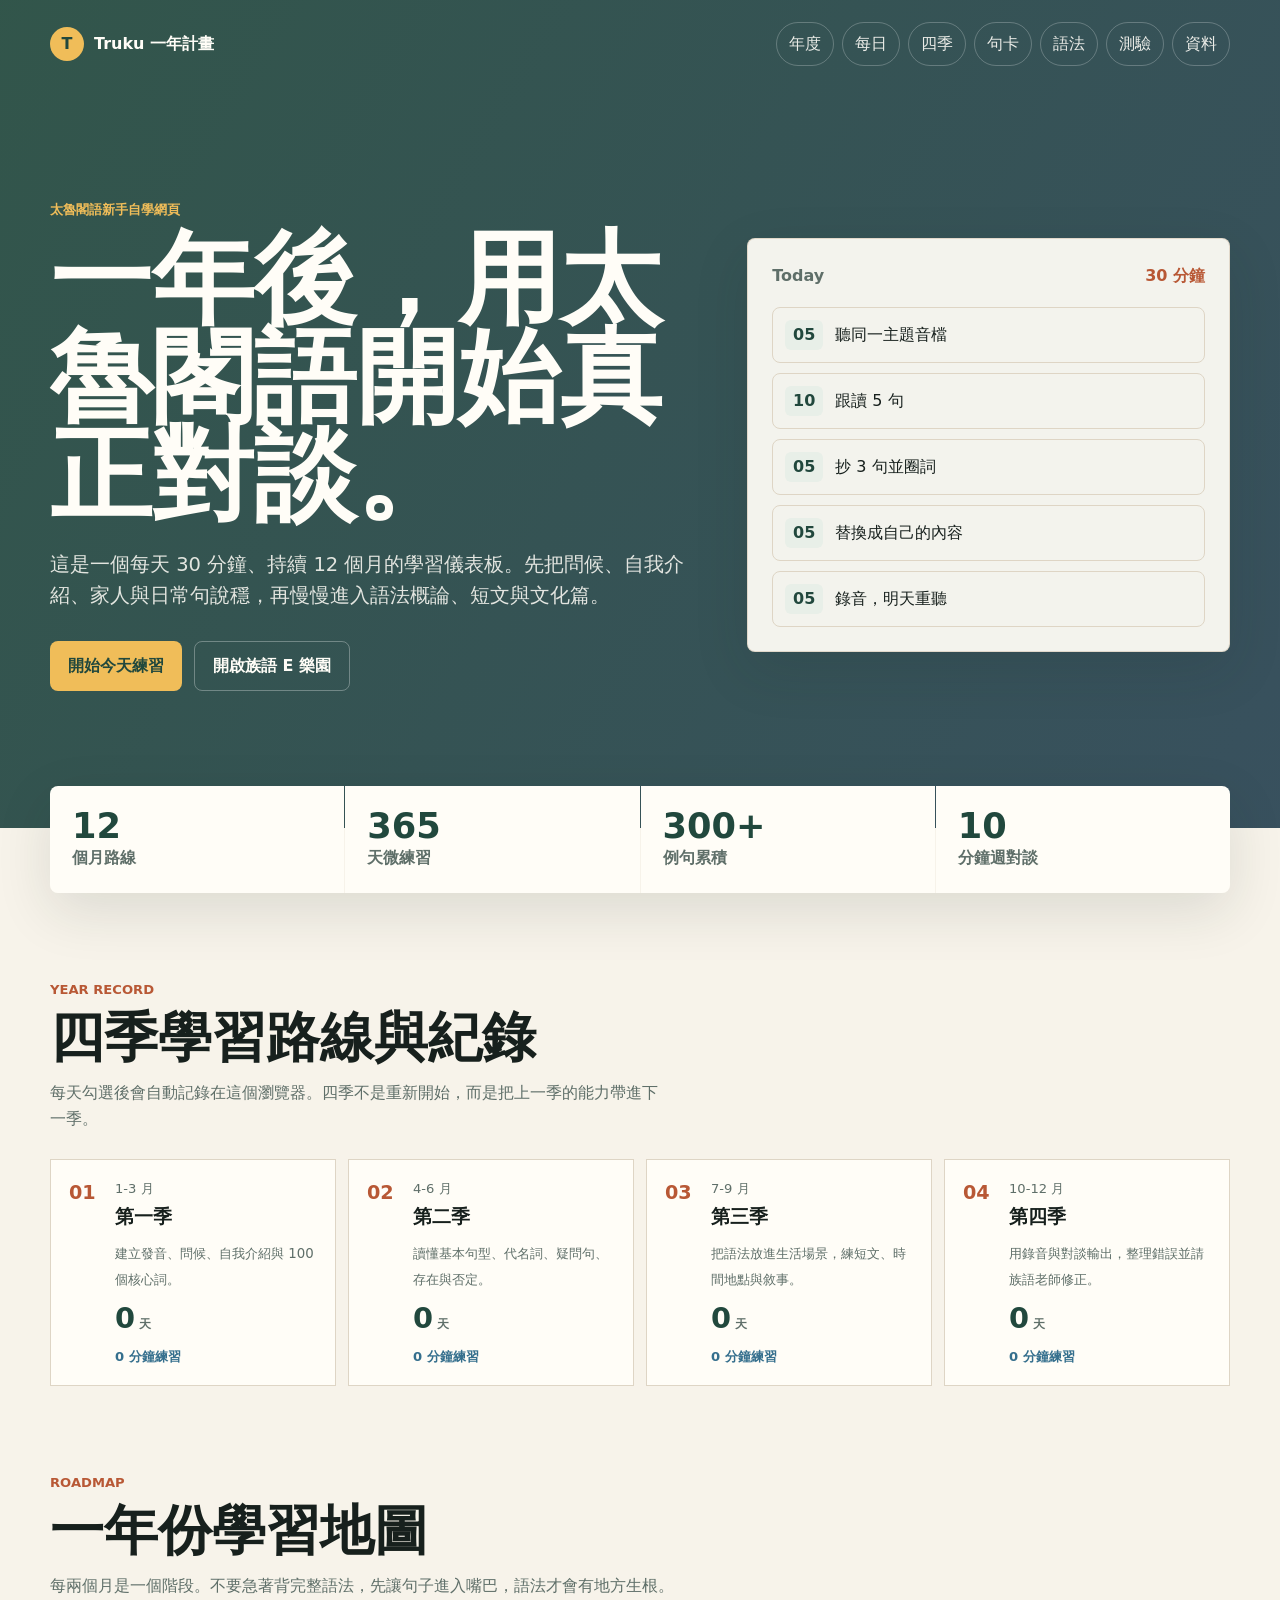
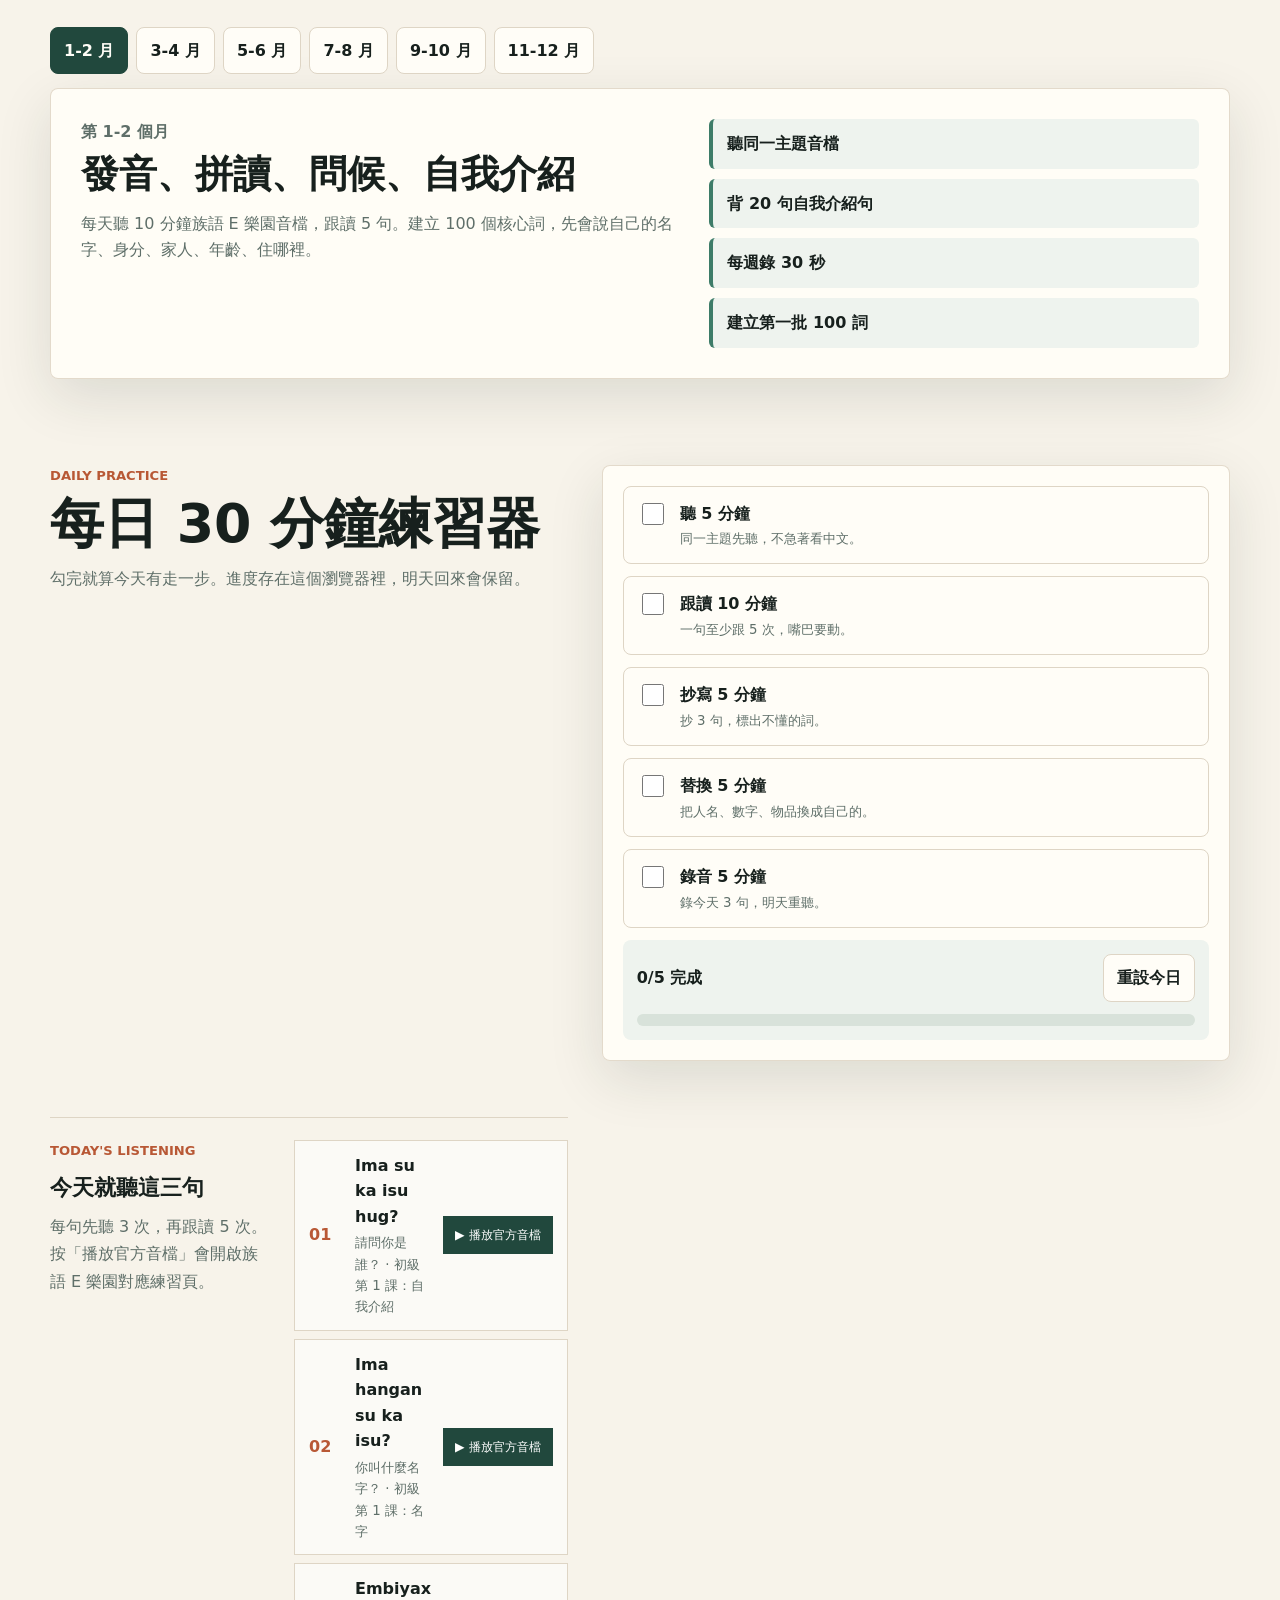
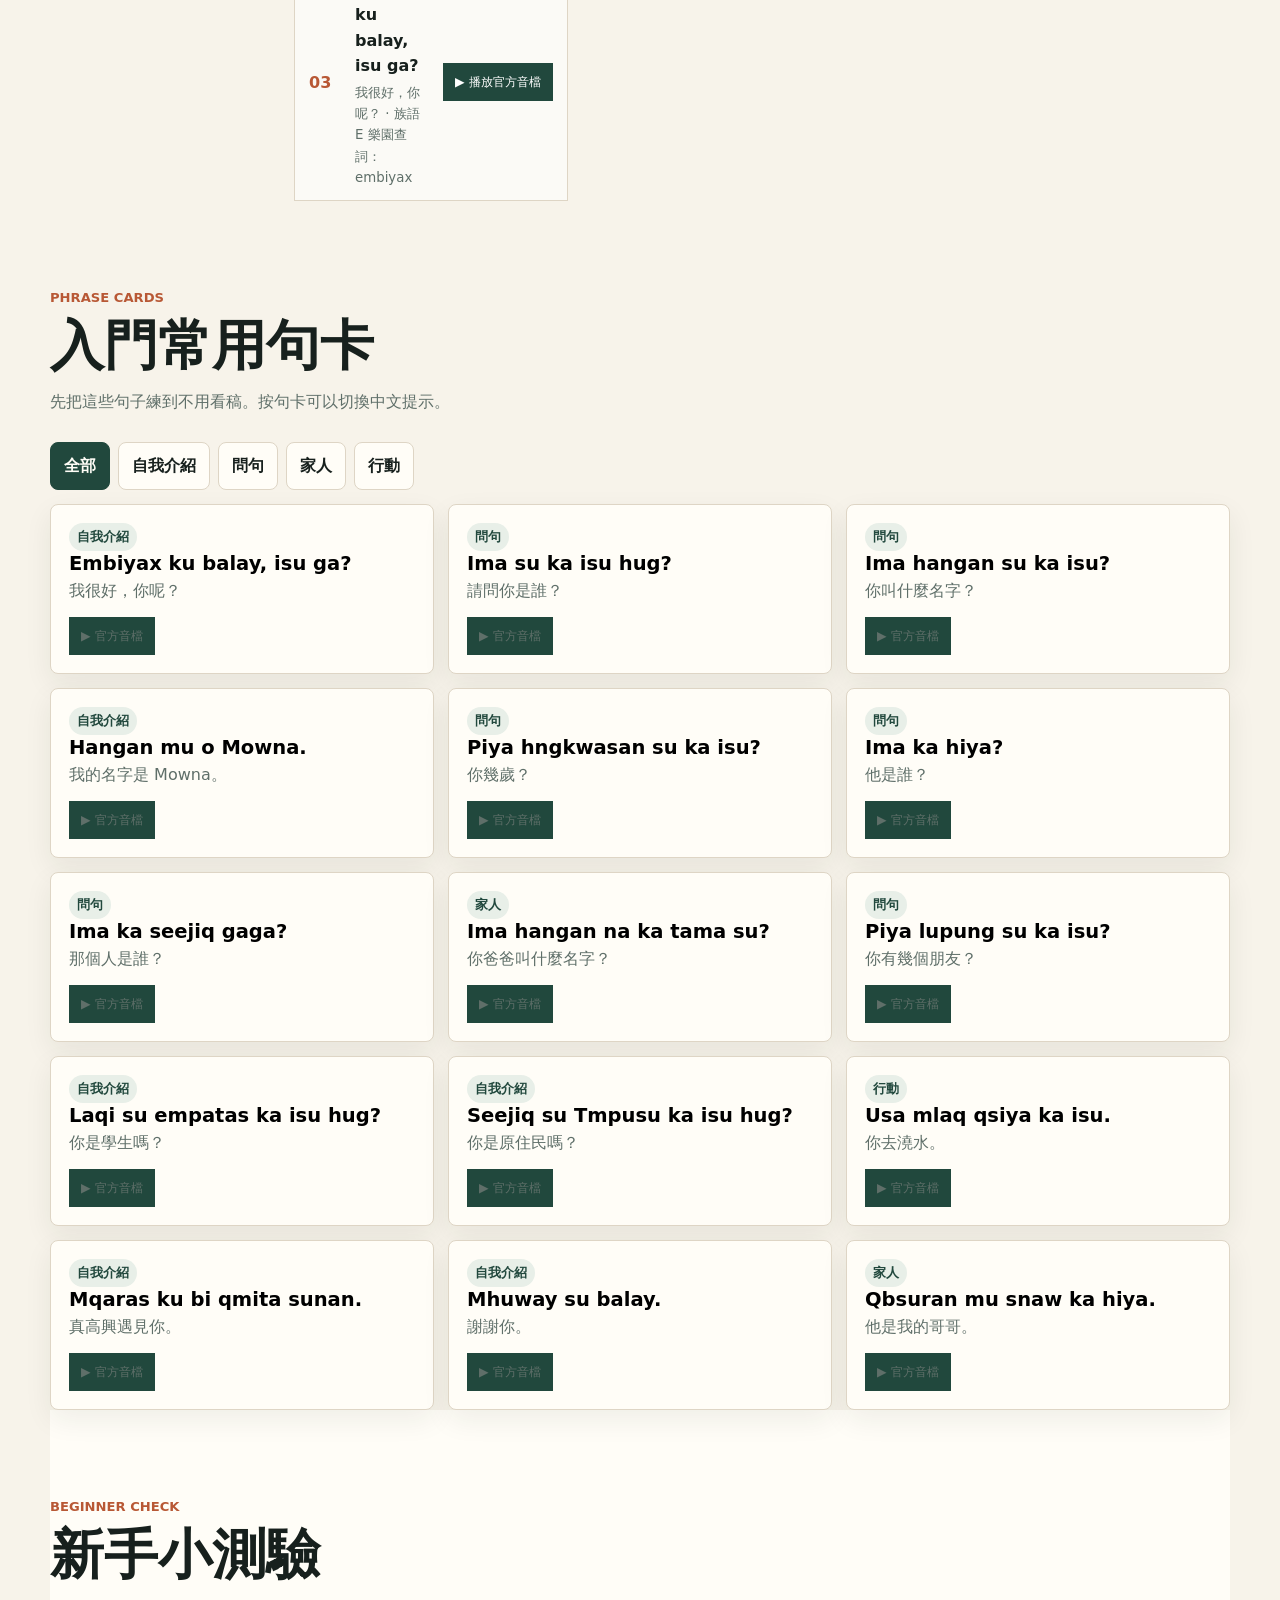
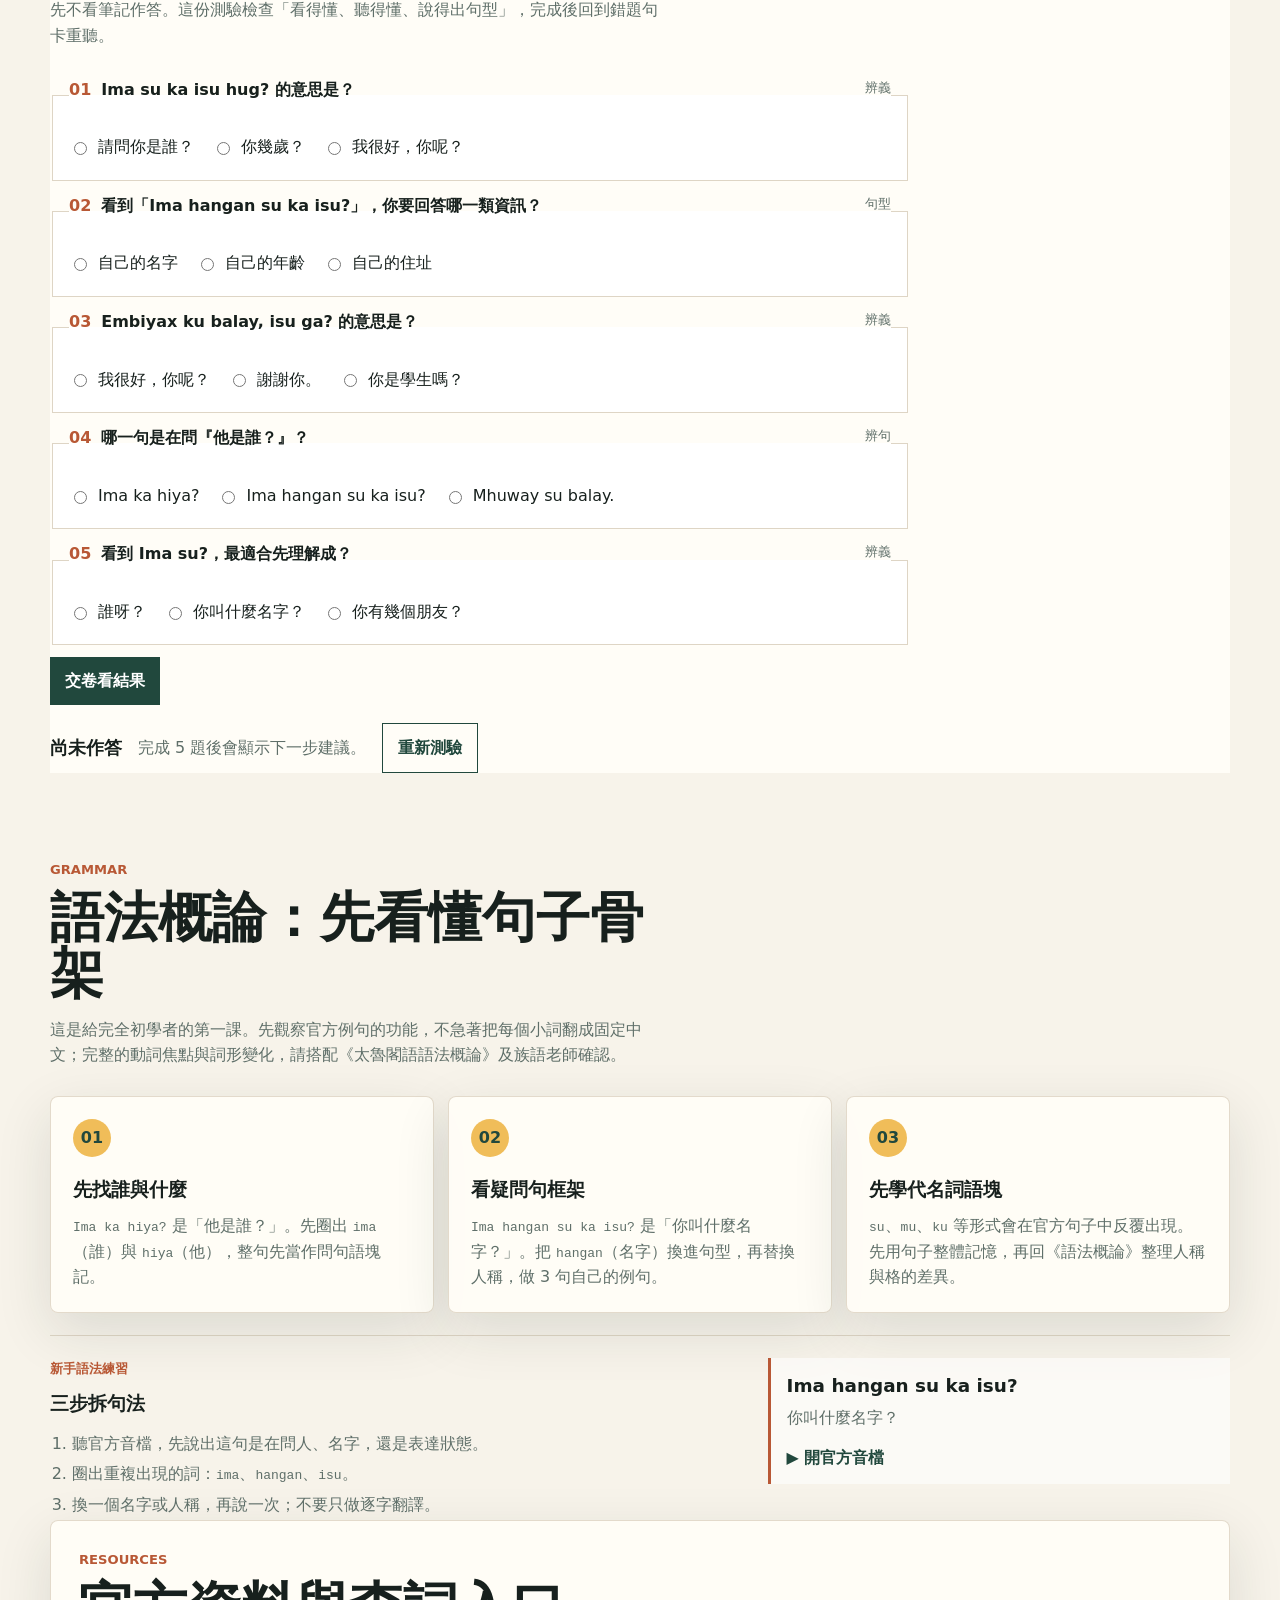
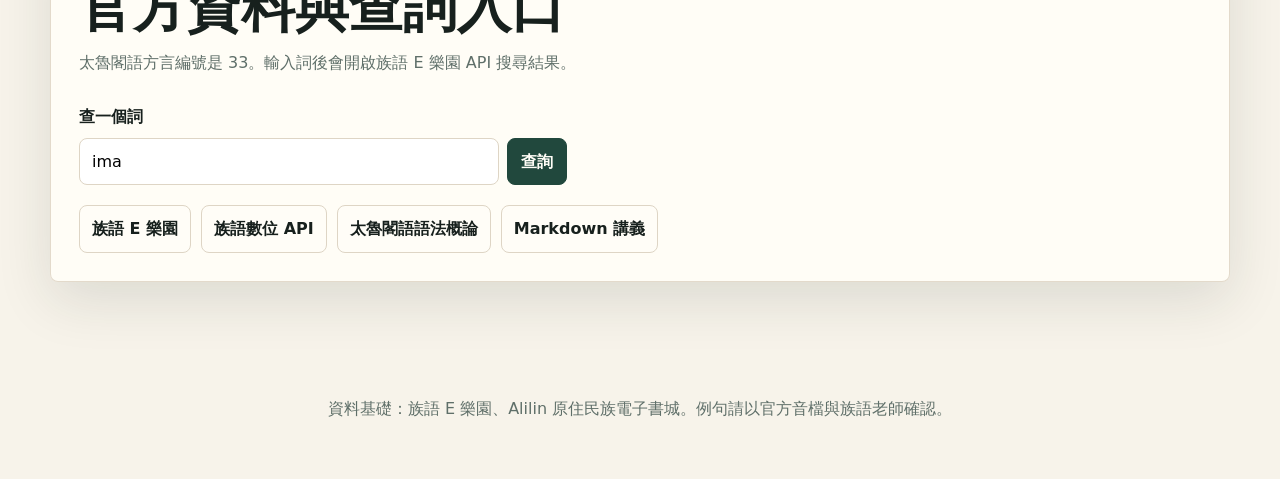
<file: index.html>
<!doctype html>
<html lang="zh-Hant">
  <head>
    <meta charset="utf-8" />
    <meta name="viewport" content="width=device-width, initial-scale=1" />
    <title>太魯閣語一年自學計畫</title>
    <meta
      name="description"
      content="給太魯閣語新手的一年份自學網頁，包含年度路線、每日練習、常用句卡與查詞入口。"
    />
    <link rel="stylesheet" href="styles.css" />
  </head>
  <body>
    <header class="hero">
      <nav class="topbar" aria-label="主要導覽">
        <a class="brand" href="#top" aria-label="回到首頁">
          <span class="brand-mark">T</span>
          <span>Truku 一年計畫</span>
        </a>
        <div class="nav-links">
          <a href="#roadmap">年度</a>
          <a href="#daily">每日</a>
          <a href="#quarters">四季</a>
          <a href="#phrases">句卡</a>
          <a href="#grammar">語法</a>
          <a href="#quiz">測驗</a>
          <a href="#resources">資料</a>
        </div>
      </nav>

      <section id="top" class="hero-grid">
        <div class="hero-copy">
          <p class="eyebrow">太魯閣語新手自學網頁</p>
          <h1>一年後，用太魯閣語開始真正對談。</h1>
          <p class="lede">
            這是一個每天 30 分鐘、持續 12 個月的學習儀表板。先把問候、自我介紹、家人與日常句說穩，再慢慢進入語法概論、短文與文化篇。
          </p>
          <div class="hero-actions">
            <a class="primary-action" href="#daily">開始今天練習</a>
            <a class="secondary-action" href="https://web.klokah.tw" target="_blank" rel="noreferrer">開啟族語 E 樂園</a>
          </div>
        </div>

        <aside class="today-panel" aria-label="今日練習">
          <div class="panel-head">
            <span>Today</span>
            <strong>30 分鐘</strong>
          </div>
          <ol class="mini-plan">
            <li><span>05</span>聽同一主題音檔</li>
            <li><span>10</span>跟讀 5 句</li>
            <li><span>05</span>抄 3 句並圈詞</li>
            <li><span>05</span>替換成自己的內容</li>
            <li><span>05</span>錄音，明天重聽</li>
          </ol>
        </aside>
      </section>
    </header>

    <main>
      <section class="stats-strip" aria-label="年度目標">
        <div>
          <strong>12</strong>
          <span>個月路線</span>
        </div>
        <div>
          <strong>365</strong>
          <span>天微練習</span>
        </div>
        <div>
          <strong>300+</strong>
          <span>例句累積</span>
        </div>
        <div>
          <strong>10</strong>
          <span>分鐘週對談</span>
        </div>

      </section>

      <section id="quarters" class="section progress-section">
        <div class="section-heading compact">
          <p class="eyebrow">Year Record</p>
          <h2>四季學習路線與紀錄</h2>
          <p>每天勾選後會自動記錄在這個瀏覽器。四季不是重新開始，而是把上一季的能力帶進下一季。</p>
        </div>
        <div id="quarterGrid" class="quarter-grid"></div>
      </section>

      <section id="roadmap" class="section">
        <div class="section-heading">
          <p class="eyebrow">Roadmap</p>
          <h2>一年份學習地圖</h2>
          <p>每兩個月是一個階段。不要急著背完整語法，先讓句子進入嘴巴，語法才會有地方生根。</p>
        </div>

        <div class="month-tabs" role="tablist" aria-label="學習階段">
          <button class="tab active" type="button" data-phase="0">1-2 月</button>
          <button class="tab" type="button" data-phase="1">3-4 月</button>
          <button class="tab" type="button" data-phase="2">5-6 月</button>
          <button class="tab" type="button" data-phase="3">7-8 月</button>
          <button class="tab" type="button" data-phase="4">9-10 月</button>
          <button class="tab" type="button" data-phase="5">11-12 月</button>
        </div>

        <article class="phase-card" aria-live="polite">
          <div>
            <p class="phase-kicker" id="phaseKicker">第 1-2 個月</p>
            <h3 id="phaseTitle">發音、拼讀、問候、自我介紹</h3>
            <p id="phaseBody">
              每天聽 10 分鐘族語 E 樂園音檔，跟讀 5 句。建立 100 個核心詞，先會說自己的名字、身分、家人、年齡、住哪裡。
            </p>
          </div>
          <ul id="phaseTasks" class="task-list"></ul>
        </article>
      </section>

      <section id="daily" class="section split-section">
        <div class="section-heading compact">
          <p class="eyebrow">Daily Practice</p>
          <h2>每日 30 分鐘練習器</h2>
          <p>勾完就算今天有走一步。進度存在這個瀏覽器裡，明天回來會保留。</p>
        </div>

        <div class="practice-board">
          <label class="practice-item">
            <input type="checkbox" data-check="listen" />
            <span>
              <strong>聽 5 分鐘</strong>
              <small>同一主題先聽，不急著看中文。</small>
            </span>
          </label>
          <label class="practice-item">
            <input type="checkbox" data-check="repeat" />
            <span>
              <strong>跟讀 10 分鐘</strong>
              <small>一句至少跟 5 次，嘴巴要動。</small>
            </span>
          </label>
          <label class="practice-item">
            <input type="checkbox" data-check="copy" />
            <span>
              <strong>抄寫 5 分鐘</strong>
              <small>抄 3 句，標出不懂的詞。</small>
            </span>
          </label>
          <label class="practice-item">
            <input type="checkbox" data-check="swap" />
            <span>
              <strong>替換 5 分鐘</strong>
              <small>把人名、數字、物品換成自己的。</small>
            </span>
          </label>
          <label class="practice-item">
            <input type="checkbox" data-check="record" />
            <span>
              <strong>錄音 5 分鐘</strong>
              <small>錄今天 3 句，明天重聽。</small>
            </span>
          </label>
          <div class="progress-box">
            <div class="progress-top">
              <strong id="progressText">0/5 完成</strong>
              <button type="button" id="resetDay">重設今日</button>
            </div>
            <div class="progress-track"><span id="progressBar"></span></div>
          </div>
        </div>

        <div class="listening-panel">
          <div class="listening-intro">
            <p class="eyebrow">Today's Listening</p>
            <h3>今天就聽這三句</h3>
            <p>每句先聽 3 次，再跟讀 5 次。按「播放官方音檔」會開啟族語 E 樂園對應練習頁。</p>
          </div>
          <div id="listeningList" class="listening-list"></div>
        </div>
      </section>

      <section id="phrases" class="section">
        <div class="section-heading">
          <p class="eyebrow">Phrase Cards</p>
          <h2>入門常用句卡</h2>
          <p>先把這些句子練到不用看稿。按句卡可以切換中文提示。</p>
        </div>
        <div class="phrase-tools">
          <button class="filter active" type="button" data-filter="all">全部</button>
          <button class="filter" type="button" data-filter="intro">自我介紹</button>
          <button class="filter" type="button" data-filter="question">問句</button>
          <button class="filter" type="button" data-filter="family">家人</button>
          <button class="filter" type="button" data-filter="action">行動</button>
        </div>
        <div id="phraseGrid" class="phrase-grid"></div>
      </section>

      <section id="quiz" class="section quiz-section">
        <div class="section-heading compact">
          <p class="eyebrow">Beginner Check</p>
          <h2>新手小測驗</h2>
          <p>先不看筆記作答。這份測驗檢查「看得懂、聽得懂、說得出句型」，完成後回到錯題句卡重聽。</p>
        </div>
        <form id="quizForm" class="quiz-form"></form>
        <div class="quiz-result" aria-live="polite">
          <strong id="quizScore">尚未作答</strong>
          <span id="quizFeedback">完成 5 題後會顯示下一步建議。</span>
          <button id="resetQuiz" type="button">重新測驗</button>
        </div>
      </section>

      <section id="grammar" class="section grammar-section">
        <div class="section-heading compact">
          <p class="eyebrow">Grammar</p>
          <h2>語法概論：先看懂句子骨架</h2>
          <p>這是給完全初學者的第一課。先觀察官方例句的功能，不急著把每個小詞翻成固定中文；完整的動詞焦點與詞形變化，請搭配《太魯閣語語法概論》及族語老師確認。</p>
        </div>
        <div class="grammar-grid">
          <article>
            <span>01</span>
            <h3>先找誰與什麼</h3>
            <p><code>Ima ka hiya?</code> 是「他是誰？」。先圈出 <code>ima</code>（誰）與 <code>hiya</code>（他），整句先當作問句語塊記。</p>
          </article>
          <article>
            <span>02</span>
            <h3>看疑問句框架</h3>
            <p><code>Ima hangan su ka isu?</code> 是「你叫什麼名字？」。把 <code>hangan</code>（名字）換進句型，再替換人稱，做 3 句自己的例句。</p>
          </article>
          <article>
            <span>03</span>
            <h3>先學代名詞語塊</h3>
            <p><code>su</code>、<code>mu</code>、<code>ku</code> 等形式會在官方句子中反覆出現。先用句子整體記憶，再回《語法概論》整理人稱與格的差異。</p>
          </article>
        </div>
        <div class="grammar-lab">
          <div>
            <p class="eyebrow">新手語法練習</p>
            <h3>三步拆句法</h3>
            <ol>
              <li>聽官方音檔，先說出這句是在問人、名字，還是表達狀態。</li>
              <li>圈出重複出現的詞：<code>ima</code>、<code>hangan</code>、<code>isu</code>。</li>
              <li>換一個名字或人稱，再說一次；不要只做逐字翻譯。</li>
            </ol>
          </div>
          <div class="grammar-example">
            <strong>Ima hangan su ka isu?</strong>
            <span>你叫什麼名字？</span>
            <a href="https://web.klokah.tw/extension/sp_junior/practice.php?d=33&c=17&i=12237" target="_blank" rel="noreferrer">▶ 開官方音檔</a>
          </div>
        </div>
      </section>

      <section id="resources" class="section resources">
        <div class="section-heading compact">
          <p class="eyebrow">Resources</p>
          <h2>官方資料與查詞入口</h2>
          <p>太魯閣語方言編號是 33。輸入詞後會開啟族語 E 樂園 API 搜尋結果。</p>
        </div>
        <form id="lookupForm" class="lookup" aria-label="族語 E 樂園查詞">
          <label for="lookupWord">查一個詞</label>
          <div>
            <input id="lookupWord" name="lookupWord" type="text" value="ima" autocomplete="off" />
            <button type="submit">查詢</button>
          </div>
        </form>
        <div class="resource-links">
          <a href="https://web.klokah.tw" target="_blank" rel="noreferrer">族語 E 樂園</a>
          <a href="https://web.klokah.tw/api/" target="_blank" rel="noreferrer">族語數位 API</a>
          <a href="https://alilin.cip.gov.tw/Book/561" target="_blank" rel="noreferrer">太魯閣語語法概論</a>
          <a href="materials/太魯閣語一年自學講義.md">Markdown 講義</a>
        </div>
      </section>
    </main>

    <footer>
      <p>資料基礎：族語 E 樂園、Alilin 原住民族電子書城。例句請以官方音檔與族語老師確認。</p>
    </footer>

    <script src="script.js"></script>
  </body>
</html>
</file>
<file: styles.css>
:root {
  --ink: #17201d;
  --muted: #5f6f69;
  --paper: #f7f3ea;
  --surface: #fffdf7;
  --line: #ded5c5;
  --forest: #21483d;
  --jade: #3d7c68;
  --clay: #b85835;
  --sun: #f0bd59;
  --river: #356f8d;
  --shadow: 0 18px 55px rgba(27, 39, 34, 0.12);
}

* {
  box-sizing: border-box;
}

html {
  scroll-behavior: smooth;
}

body {
  margin: 0;
  background: var(--paper);
  color: var(--ink);
  font-family: ui-sans-serif, system-ui, -apple-system, BlinkMacSystemFont, "Segoe UI", sans-serif;
  line-height: 1.6;
}

a {
  color: inherit;
  text-decoration: none;
}

button,
input {
  font: inherit;
}

.hero {
  min-height: 92vh;
  background:
    linear-gradient(120deg, rgba(33, 72, 61, 0.92), rgba(25, 54, 71, 0.86)),
    url("https://images.unsplash.com/photo-1500530855697-b586d89ba3ee?auto=format&fit=crop&w=1800&q=80");
  background-position: center;
  background-size: cover;
  color: #fffdf7;
  display: flex;
  flex-direction: column;
}

.topbar {
  width: min(1180px, calc(100% - 32px));
  margin: 0 auto;
  padding: 22px 0;
  display: flex;
  align-items: center;
  justify-content: space-between;
  gap: 18px;
}

.brand,
.nav-links {
  display: flex;
  align-items: center;
}

.brand {
  gap: 10px;
  font-weight: 800;
}

.brand-mark {
  width: 34px;
  height: 34px;
  border-radius: 50%;
  background: var(--sun);
  color: var(--forest);
  display: grid;
  place-items: center;
}

.nav-links {
  gap: 8px;
  flex-wrap: wrap;
  justify-content: flex-end;
}

.nav-links a {
  padding: 8px 12px;
  border: 1px solid rgba(255, 255, 255, 0.24);
  border-radius: 999px;
  color: rgba(255, 253, 247, 0.9);
}

.hero-grid {
  width: min(1180px, calc(100% - 32px));
  margin: auto;
  padding: 58px 0 84px;
  display: grid;
  grid-template-columns: minmax(0, 1.15fr) minmax(320px, 0.85fr);
  gap: 44px;
  align-items: center;
}

.eyebrow {
  margin: 0 0 10px;
  color: var(--clay);
  font-weight: 800;
  text-transform: uppercase;
  letter-spacing: 0;
  font-size: 0.82rem;
}

.hero .eyebrow {
  color: var(--sun);
}

h1,
h2,
h3,
p {
  overflow-wrap: anywhere;
}

h1 {
  margin: 0;
  font-size: clamp(2.9rem, 8vw, 6.6rem);
  line-height: 0.96;
  max-width: 860px;
}

.lede {
  margin: 24px 0 0;
  max-width: 760px;
  color: rgba(255, 253, 247, 0.86);
  font-size: clamp(1.02rem, 2.2vw, 1.22rem);
}

.hero-actions {
  display: flex;
  gap: 12px;
  flex-wrap: wrap;
  margin-top: 30px;
}

.primary-action,
.secondary-action {
  min-height: 46px;
  padding: 11px 18px;
  border-radius: 8px;
  display: inline-flex;
  align-items: center;
  font-weight: 800;
}

.primary-action {
  background: var(--sun);
  color: var(--forest);
}

.secondary-action {
  border: 1px solid rgba(255, 255, 255, 0.3);
}

.today-panel,
.phase-card,
.practice-board,
.grammar-grid article,
.resources {
  background: rgba(255, 253, 247, 0.94);
  color: var(--ink);
  border: 1px solid rgba(222, 213, 197, 0.85);
  box-shadow: var(--shadow);
}

.today-panel {
  border-radius: 8px;
  padding: 24px;
}

.panel-head,
.progress-top {
  display: flex;
  justify-content: space-between;
  gap: 14px;
  align-items: center;
}

.panel-head span {
  color: var(--muted);
  font-weight: 800;
}

.panel-head strong {
  color: var(--clay);
}

.mini-plan {
  list-style: none;
  padding: 0;
  margin: 18px 0 0;
  display: grid;
  gap: 10px;
}

.mini-plan li {
  display: flex;
  align-items: center;
  gap: 12px;
  padding: 12px;
  border: 1px solid var(--line);
  border-radius: 8px;
}

.mini-plan span {
  width: 38px;
  height: 30px;
  background: #e8efe8;
  color: var(--forest);
  display: grid;
  place-items: center;
  border-radius: 6px;
  font-weight: 900;
}

main {
  width: min(1180px, calc(100% - 32px));
  margin: 0 auto;
}

.stats-strip {
  margin-top: -42px;
  display: grid;
  grid-template-columns: repeat(4, 1fr);
  gap: 1px;
  border-radius: 8px;
  overflow: hidden;
  box-shadow: var(--shadow);
}

.progress-section { padding-top: 28px; }
.quarter-grid { display: grid; grid-template-columns: repeat(4, 1fr); gap: 12px; }
.quarter-card { display: grid; grid-template-columns: 34px 1fr; gap: 12px; min-height: 210px; padding: 18px; border: 1px solid var(--line); background: var(--surface); position: relative; }
.quarter-number { color: var(--clay); font-weight: 900; font-size: 1.2rem; }
.quarter-card p { margin: 0; color: var(--muted); font-size: .82rem; }
.quarter-card h3 { margin: 3px 0 8px; }
.quarter-card small { color: var(--muted); line-height: 1.6; }
.quarter-card > strong { grid-column: 2; font-size: 1.8rem; color: var(--forest); line-height: 1; }
.quarter-card > strong small { font-size: .78rem; margin-left: 4px; }
.quarter-card footer { grid-column: 2; padding: 0; text-align: left; color: var(--river); font-weight: 800; font-size: .82rem; }

.stats-strip div {
  background: var(--surface);
  padding: 22px;
  display: grid;
  gap: 2px;
}

.stats-strip strong {
  font-size: 2.2rem;
  color: var(--forest);
  line-height: 1;
}

.stats-strip span {
  color: var(--muted);
  font-weight: 700;
}

.section {
  padding: 86px 0 0;
}

.section-heading {
  max-width: 780px;
  margin-bottom: 28px;
}

.section-heading.compact {
  max-width: 620px;
}

.section-heading h2 {
  margin: 0;
  font-size: clamp(2rem, 4.2vw, 3.6rem);
  line-height: 1.05;
}

.section-heading p:not(.eyebrow) {
  color: var(--muted);
  margin: 14px 0 0;
}

.month-tabs,
.phrase-tools {
  display: flex;
  gap: 8px;
  flex-wrap: wrap;
  margin-bottom: 14px;
}

.tab,
.filter,
#resetDay,
.lookup button {
  border: 1px solid var(--line);
  background: var(--surface);
  color: var(--ink);
  border-radius: 8px;
  padding: 10px 13px;
  cursor: pointer;
  font-weight: 800;
}

.tab.active,
.filter.active,
.lookup button {
  background: var(--forest);
  color: #fffdf7;
  border-color: var(--forest);
}

.phase-card {
  border-radius: 8px;
  padding: 30px;
  display: grid;
  grid-template-columns: 1.1fr 0.9fr;
  gap: 30px;
}

.phase-kicker {
  margin: 0 0 8px;
  color: var(--clay);
  font-weight: 900;
}

.phase-card h3 {
  margin: 0;
  font-size: clamp(1.6rem, 3vw, 2.6rem);
  line-height: 1.1;
}

.phase-card p {
  color: var(--muted);
}

.task-list {
  margin: 0;
  padding: 0;
  list-style: none;
  display: grid;
  gap: 10px;
}

.task-list li {
  border-left: 4px solid var(--jade);
  background: #eef3ee;
  padding: 12px 14px;
  border-radius: 6px;
  font-weight: 700;
}

.split-section {
  display: grid;
  grid-template-columns: 0.85fr 1.15fr;
  gap: 34px;
  align-items: start;
}

.practice-board {
  border-radius: 8px;
  padding: 20px;
  display: grid;
  gap: 12px;
}

.practice-item {
  display: flex;
  gap: 13px;
  padding: 14px;
  border: 1px solid var(--line);
  border-radius: 8px;
  background: var(--surface);
  cursor: pointer;
}

.practice-item input {
  width: 22px;
  height: 22px;
  accent-color: var(--forest);
  flex: 0 0 auto;
  margin-top: 2px;
}

.practice-item span {
  display: grid;
  gap: 2px;
}

.practice-item small {
  color: var(--muted);
}

.progress-box {
  padding: 14px;
  background: #eef3ee;
  border-radius: 8px;
}

.listening-panel { margin-top: 22px; border-top: 1px solid var(--line); padding-top: 22px; display: grid; grid-template-columns: minmax(220px, .7fr) 1.3fr; gap: 24px; }
.listening-intro h3 { margin: 6px 0 8px; font-size: 1.35rem; }
.listening-intro p:last-child { color: var(--muted); line-height: 1.7; margin: 0; }
.listening-list { display: grid; gap: 8px; }
.listening-item { display: grid; grid-template-columns: 34px 1fr auto; gap: 12px; align-items: center; padding: 12px 14px; border: 1px solid var(--line); background: rgba(255,255,255,.58); }
.listening-number { color: var(--clay); font-weight: 800; }
.listening-item strong, .listening-item small { display: block; }
.listening-item small { color: var(--muted); margin-top: 3px; }
.audio-button, .card-audio { border: 0; background: var(--forest); color: white; padding: 9px 12px; font: inherit; font-size: .78rem; cursor: pointer; white-space: nowrap; }
.audio-button:hover, .card-audio:hover { background: var(--clay); }
.card-audio { display: inline-block; margin-top: 12px; }

.progress-track {
  height: 12px;
  margin-top: 12px;
  background: #d8e2da;
  border-radius: 999px;
  overflow: hidden;
}

.progress-track span {
  display: block;
  width: 0%;
  height: 100%;
  background: linear-gradient(90deg, var(--jade), var(--sun));
  transition: width 180ms ease;
}

.phrase-grid {
  display: grid;
  grid-template-columns: repeat(3, 1fr);
  gap: 14px;
}

.phrase-card {
  min-height: 170px;
  border: 1px solid var(--line);
  background: var(--surface);
  border-radius: 8px;
  padding: 18px;
  cursor: pointer;
  display: flex;
  flex-direction: column;
  justify-content: space-between;
  box-shadow: 0 10px 28px rgba(27, 39, 34, 0.07);
}

.phrase-card strong {
  display: block;
  font-size: 1.22rem;
  line-height: 1.28;
}

.phrase-card span {
  color: var(--muted);
}

.phrase-card.has-audio { border-color: rgba(31, 86, 69, .32); }

.quiz-section { background: var(--surface); }
.quiz-form { display: grid; gap: 12px; max-width: 860px; }
.quiz-form fieldset { border: 1px solid var(--line); padding: 16px; background: #fff; }
.quiz-form fieldset.correct { border-color: var(--forest); background: rgba(31,86,69,.06); }
.quiz-form legend { width: 100%; padding: 0 0 12px; font-weight: 800; }
.quiz-form legend span { color: var(--clay); margin-right: 10px; }
.quiz-form legend small { float: right; color: var(--muted); font-weight: 500; }
.quiz-choice { display: inline-flex; align-items: center; gap: 8px; margin: 4px 18px 4px 0; cursor: pointer; }
.quiz-choice input { accent-color: var(--forest); }
.quiz-submit, #resetQuiz { border: 0; background: var(--forest); color: #fff; padding: 11px 15px; font: inherit; font-weight: 800; cursor: pointer; }
.quiz-submit { justify-self: start; }
#resetQuiz { background: transparent; color: var(--forest); border: 1px solid var(--forest); }
.quiz-result { display: flex; align-items: center; gap: 16px; margin-top: 18px; flex-wrap: wrap; }
.quiz-result strong { font-size: 1.1rem; }
.quiz-result span { color: var(--muted); }

.phrase-card em {
  align-self: flex-start;
  font-style: normal;
  padding: 4px 8px;
  border-radius: 999px;
  background: #e8efe8;
  color: var(--forest);
  font-size: 0.8rem;
  font-weight: 900;
}

.grammar-grid {
  display: grid;
  grid-template-columns: repeat(3, 1fr);
  gap: 14px;
}

.grammar-grid article {
  border-radius: 8px;
  padding: 22px;
}

.grammar-grid span {
  display: inline-grid;
  place-items: center;
  width: 38px;
  height: 38px;
  border-radius: 50%;
  background: var(--sun);
  color: var(--forest);
  font-weight: 900;
}

.grammar-grid h3 {
  margin: 18px 0 8px;
}

.grammar-grid p {
  margin: 0;
  color: var(--muted);
}

.grammar-lab { margin-top: 22px; border-top: 1px solid var(--line); padding-top: 22px; display: grid; grid-template-columns: 1.2fr .8fr; gap: 24px; align-items: start; }
.grammar-lab h3 { margin: 5px 0 10px; }
.grammar-lab ol { margin: 0; padding-left: 22px; color: var(--muted); line-height: 1.9; }
.grammar-example { border-left: 3px solid var(--clay); padding: 13px 16px; background: rgba(255,255,255,.58); }
.grammar-example strong, .grammar-example span { display: block; }
.grammar-example strong { font-size: 1.15rem; }
.grammar-example span { color: var(--muted); margin: 5px 0 14px; }
.grammar-example a { color: var(--forest); font-weight: 800; }

.resources {
  margin-bottom: 72px;
  border-radius: 8px;
  padding: 28px;
}

.lookup {
  display: grid;
  gap: 8px;
  margin: 20px 0;
}

.lookup label {
  font-weight: 900;
}

.lookup div {
  display: flex;
  gap: 8px;
}

.lookup input {
  width: min(420px, 100%);
  min-height: 45px;
  border: 1px solid var(--line);
  border-radius: 8px;
  padding: 10px 12px;
  background: #fff;
}

.resource-links {
  display: flex;
  flex-wrap: wrap;
  gap: 10px;
}

.resource-links a {
  border: 1px solid var(--line);
  border-radius: 8px;
  padding: 10px 12px;
  background: var(--surface);
  font-weight: 800;
}

footer {
  padding: 26px 16px 42px;
  text-align: center;
  color: var(--muted);
}

@media (max-width: 900px) {
  .hero-grid,
  .phase-card,
  .split-section,
  .grammar-lab {
    grid-template-columns: 1fr;
  }

  .stats-strip,
  .phrase-grid,
  .grammar-grid,
  .quarter-grid {
    grid-template-columns: repeat(2, 1fr);
  }
}

@media (max-width: 620px) {
  .listening-panel { grid-template-columns: 1fr; }
  .listening-item { grid-template-columns: 28px 1fr; }
  .audio-button { grid-column: 2; justify-self: start; }
  .topbar {
    align-items: flex-start;
    flex-direction: column;
  }

  .hero-grid {
    padding-top: 26px;
  }

  .stats-strip,
  .phrase-grid,
  .grammar-grid,
  .quarter-grid {
    grid-template-columns: 1fr;
  }

  .lookup div {
    flex-direction: column;
  }

  .lookup button {
    min-height: 45px;
  }
}
</file>
